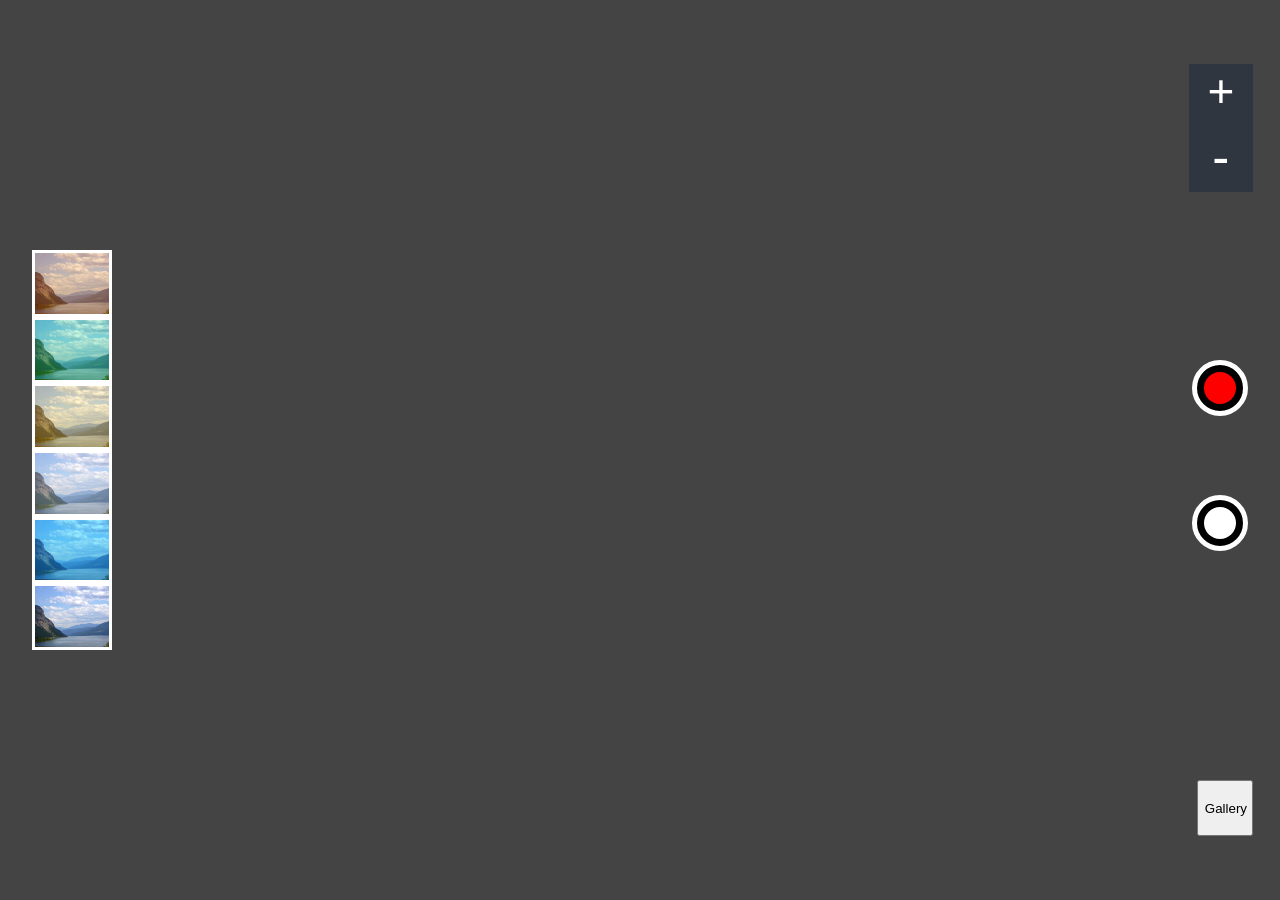
<file: index.html>
<!DOCTYPE html>
<html lang="en">
<head>
    <meta charset="UTF-8">
    <meta http-equiv="X-UA-Compatible" content="IE=edge">
    <meta name="viewport" content="width=device-width, initial-scale=1.0">
    <link rel="stylesheet" href="style.css" >
    <title>Document</title>
</head>
<body>
    <!-- autoplay : directly plays the video when we start the server
    controls : jo camera me play/ pause etc conrtols hai unhe lane me help krta hai   -->
    <div class="video-container">
        <video autoplay style = "transform: scale(1);"></video>
    </div>
    
    <button id="record"><div></div></button>
    <button id="capture"><div></div></button>
    <div class="filter-container">
        <div class="filters" style="background-color: #e67d2267;"></div>
        <div class="filters" style="background-color: #2ecc7067;"></div>
        <div class="filters" style="background-color: #fbc5315d;"></div>
        <div class="filters" style="background-color: #dcdde156;"></div>
        <div class="filters" style="background-color: #00aaff6b;"></div>
        <div class="filters"></div>
    </div>

    <div class="zoom-in-out-container">
        <div class="zoom-in">+</div>
        <div class="zoom-out">-</div>
    </div>
    <button id = "gallery">
        Gallery
    </button>
    <script src="dbScript.js"></script>
    <script src="script.js"></script>
</body>
</html>
</file>
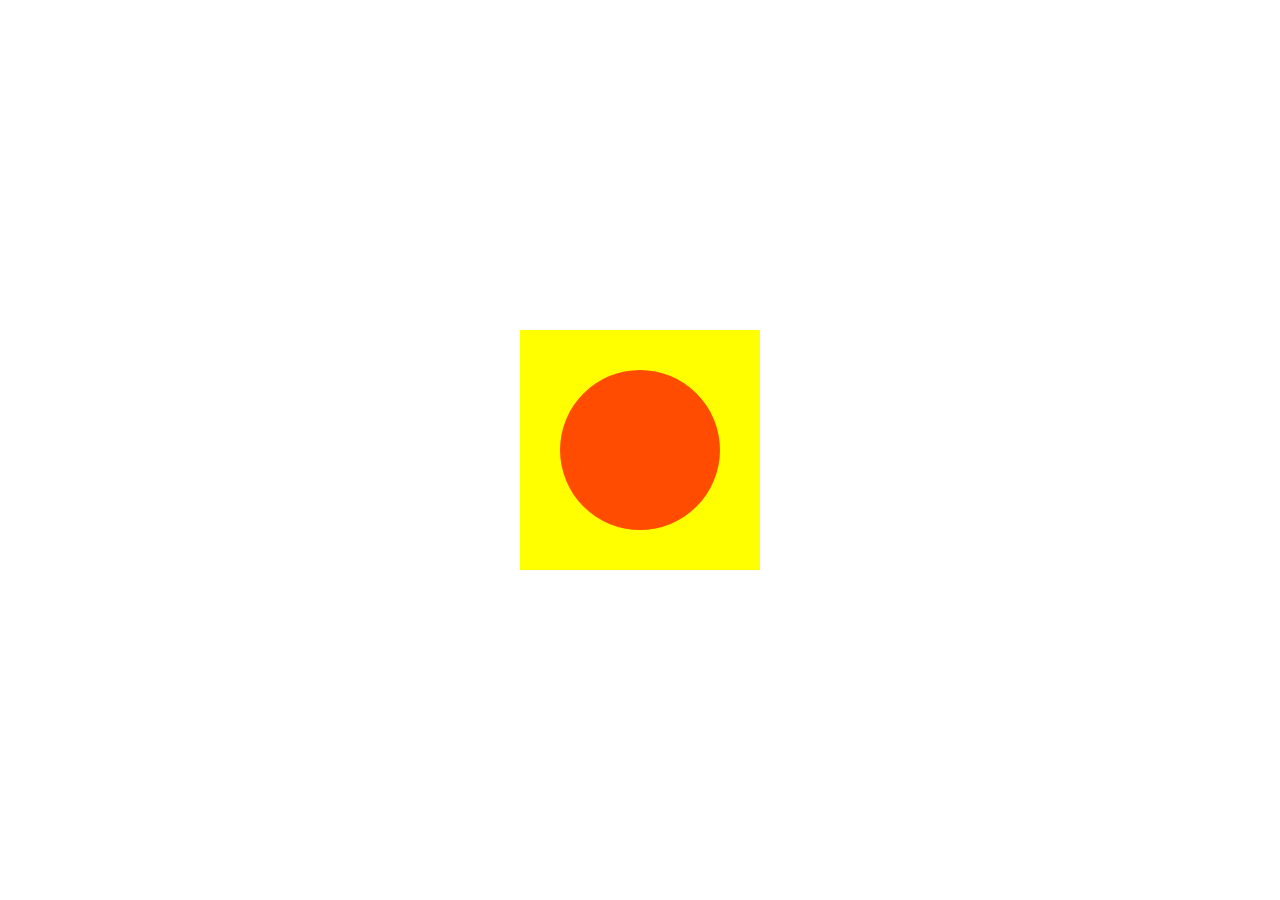
<file: animation.html>
<!DOCTYPE html>
<html lang="en">
<head>
    <meta charset="UTF-8">
    <meta http-equiv="X-UA-Compatible" content="IE=edge">
    <meta name="viewport" content="width=device-width, initial-scale=1.0">
    <title>Document</title>
    <style>
        * {
            box-sizing: border-box;
        }

        body {
            margin: 0;
        }

        .box {
            margin: auto; /*it helps in getting the element in the middle (horizontally)*/
            margin-top: calc((100vh - 15rem)/2); /* to get the elements in middle (vertically) */
            height: 15rem; 
            width: 15rem;
            background-color: yellow;
            animation: scale 2s infinite; /* animation : name_of_animation_fn , time, no_of_times_it_should_repeat*/
        }

        .box-2 {
            height: 10rem;
            width: 10rem;
            border-radius: 50%;
            position: fixed;  /*positon fixed takes body as refernce and absolute takes nearest realtive parent as reference (if noone the body is default)*/
            background-color: red;
            opacity: 0.7;
            top: 50%;
            left: 50%;
            animation: fader 1s infinite;
            transform: translate(-50%, -50%); /*the figure was in middle from top: 50% && left: 50% but its top-left corner 
            its top-left corner was at that middle point so to get its centre at miidle, -50%width and -50%height peeche le gye*/
            
            /*-50% width left chala gya and -50% height upar le gya taki figure ka center or page ka center ek sath aa jaye*/
        }

        @keyframes scale {  /*keyframes are used for animation -> 0% start of animation, 50% -> middle of animation, 100% -> end of animation*/
            0% {
                transform: scale(1);  /*transform ek figure ko transform krne ke kaam ata hai, scale-> size manage krta hai, translate -> x or y direction me move krwa skta hai */
                border-radius: 0%;
            }

            50% {
                transform: scale(1.5);
                border-radius: 50%;
            }

            100% {
                transform: scale(1);
                border-radius: 0%;
            }
        }

        @keyframes fader {
            0% {
                opacity: 1; /*opacity is transparency*/
            }

            50% {
                opacity: 0;
            }

            100% {
                opacity: 1;
            }
        }
    </style>
</head>
<body>
    <div class="box"></div>
    <div class="box-2"></div>
</body>
</html>
</file>
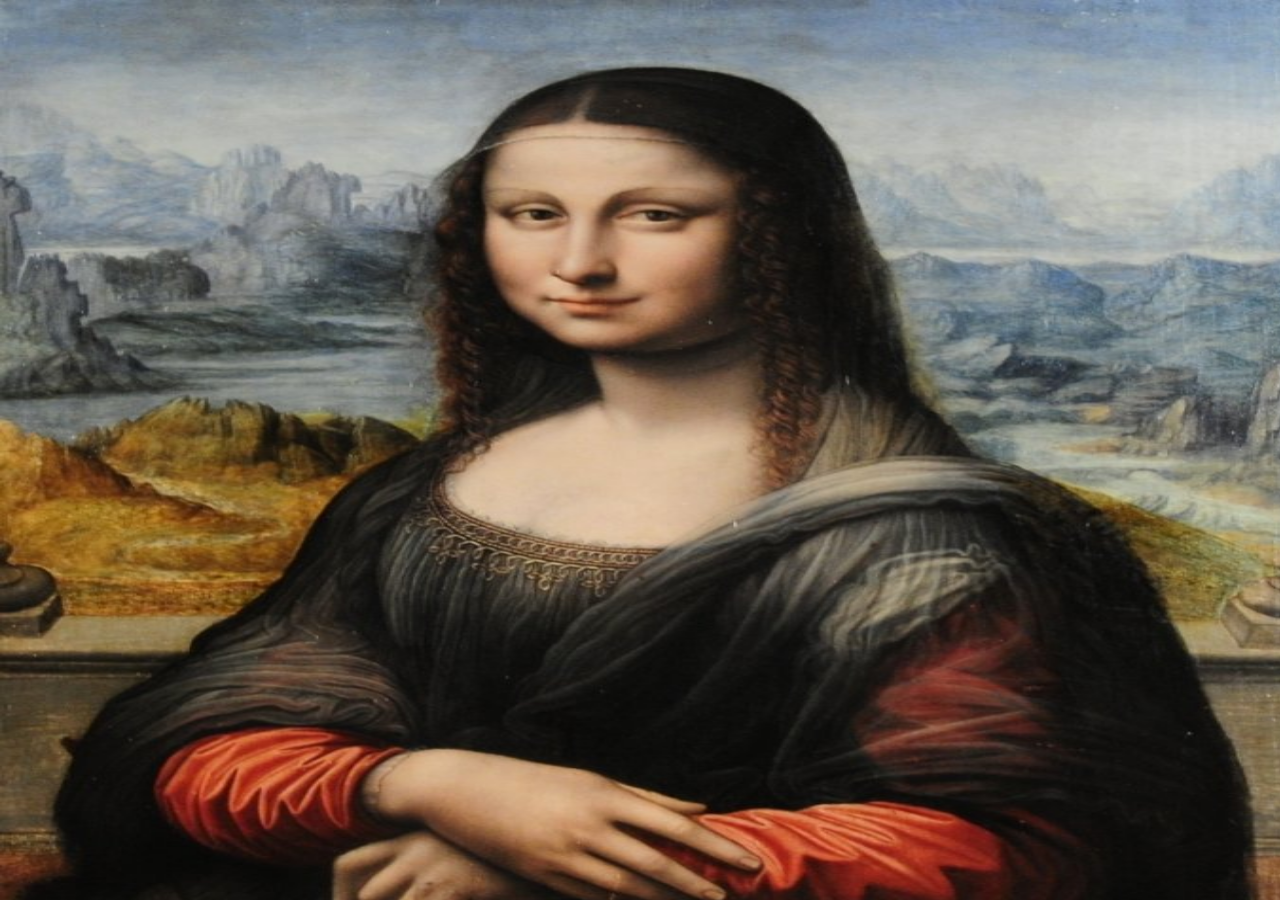
<file: canvas.html>
<!DOCTYPE html>
<html lang="en">
<head>
    <meta charset="UTF-8">
    <meta http-equiv="X-UA-Compatible" content="IE=edge">
    <meta name="viewport" content="width=device-width, initial-scale=1.0">
    <title>Document</title>
    <style>    
      * {
        box-sizing: border-box;
      }

      body {
        margin: 0;
        overflow: hidden;
      }
    
    </style>
</head>
<body>
    <canvas></canvas>

    <script>
        
      let canvas = document.querySelector("canvas"); 
      canvas.height = window.innerHeight; //window ki innerheight assign krdi (puri height)
      canvas.width = window.innerWidth;   //window ki innerwidth assign krdi (puri width)

      let ctx = canvas.getContext("2d");  // 2d bnane ke liye
      // ctx.beginPath();  // yha se path start hoga
      // ctx.moveTo(100, 200);  // this the is starting point
      // ctx.lineTo(300, 400);  // this makes line from starting point to given point
      // ctx.strokeStyle = "blue";  // color of line
      // ctx.lineWidth = 20;  // width of line
      // ctx.stroke();  // makes line visible in vanavs
      // ctx.beginPath();  // humne dobara beginPath() kiya kyuki agar hum agli line me kuch changes krenge to wo purani me na reflect ho eg: color change 
      // ctx.moveTo(300, 400);
      // ctx.lineTo(600, 200);
      // ctx.strokeStyle = "red";
      // ctx.stroke();
      // ctx.strokeStyle = "blue"  
      // ctx.lineWidth = 30     // strokeStyle and lineWidth should be used before stroke is used on canvas 
      // ctx.strokeRect(100, 200, 300, 200)  // makes a rectangle from (100,200) to (300, 200) -> it doesnot need stroke function to be visible , it has inbuilt stroke
      // ctx.fillStyle = "red"   // strokeRect makes rectangle and fillRect fills the rectangle with the given color
      // ctx.fillRect(100, 200, 300, 200) // fillRect() makes a rectangle which has the property of filling color inside 


      let img = document.createElement("img");   // creates an element if img type
      img.src = "img.jpg";   // src of ing -> first i downloaded and then gave the address/src

      img.addEventListener("load", function() {  // eventListener added to img tag as it takes some time to load and when it loads completely , the given event is fired
        ctx.drawImage(img, 0, 0, 1300, 1000);   // draws image, parameters-> (which_Image, starting_pt, ending_pt, width_of_img, height_of_img)
      });


      
    
    </script>
    
</body>
</html>
</file>
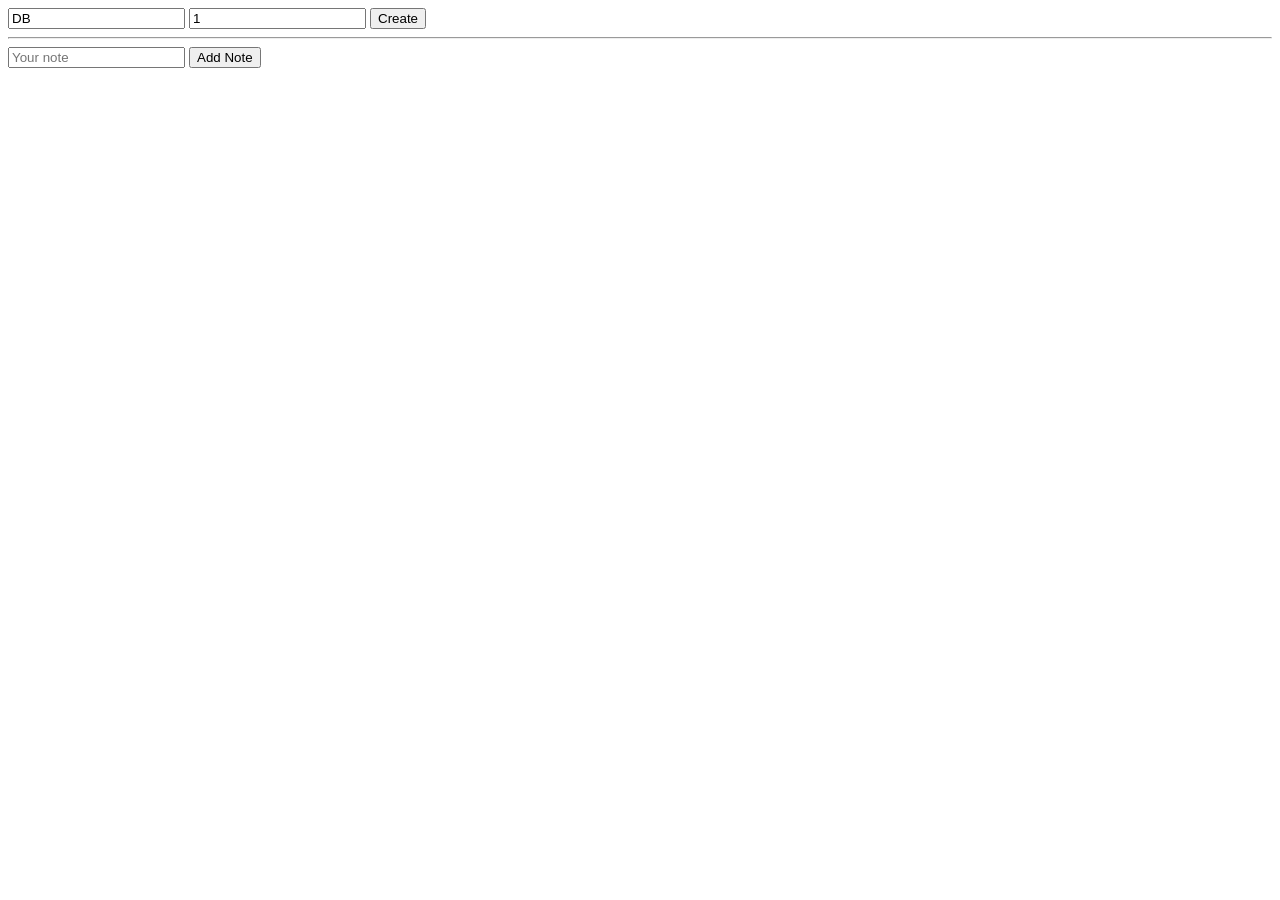
<file: indexedDb.html>
<!DOCTYPE html>
<html lang="en">
<head>
    <meta charset="UTF-8">
    <meta http-equiv="X-UA-Compatible" content="IE=edge">
    <meta name="viewport" content="width=device-width, initial-scale=1.0">
    <title>Document</title>
</head>
<body>
    <input id="name" type="text" placeholder="Db name" value="DB">
    <input type="number"  id="version" placeholder="1.0" value="1">
    <button id="create">Create</button>

    <hr />

    <input type="text" id="note" placeholder="Your note"/>
    <button id = "add">Add Note</button>
    <script>
        let name = document.querySelector("#name")
        let version = document.querySelector("#version")
        let btn = document.querySelector("button#create")

        let note = document.querySelector("#note");
        let addBtn = document.querySelector("#add");

        let db,v, dbAccess;

        addBtn.addEventListener("click", function(){  // will add a note in the database 
            let val = note.value;                     
            if(!dbAccess){                            // if we don't have the dbAccess then we cannot append notes in it
                alert("Pls open a db to add note");
                return;
            }

            let tx = dbAccess.transaction("cs", "readwrite"); // will open a transaction which will help in adding the notes...
                                                              // transaction is of read/write type as we have to perform write operation also.
            let csObjectStore = tx.objectStore("cs");   // we have db access..this command will get the object store in which we have to
            let data = {                                // add the note. 
                nId : Date.now(),  // get the date recent value and also count miliseconds , therefore unqiue everytime -> hence used as ID.

                noteValue : val,  // value or name of note.
            };
            csObjectStore.add(data);  // adding the note to object store (equivalent to a table)
        });

        btn.addEventListener("click",function(){
            db = name.value
            v = version.value
            let request = indexedDB.open(db,v)  // will send a request in opening database
            request.addEventListener("success",function(){   // if db opens -> success -> this event will work
                alert("db was created");
                dbAccess = request.result;  // having db's access  
                viewNotes();   // viewing notes (if any)
            })


            request.addEventListener("upgradeneeded",function(){
                alert("upgrade occured")   // upgradeneeded is called : 1. if db is created____2. if db's version is changed or updated 
                let db = request.result
                db.createObjectStore("cs",{keyPath:"nId"}) // we can only create objectStore inside upgradeneeded event
                // this creation of object store should be done once as if done multiple time it will generate error as we cannot
                // create multiple object stores of same name
            });

            request.addEventListener("error",function(){
                alert("some error occured")  // if error occurs : db not there, specified version not present, any other error....
            });
        });

        function viewNotes() {

            let tx = dbAccess.transaction("cs", "readonly"); // getting readonly access transaction as we only want to view notes.
            let csObjectStore = tx.objectStore("cs");
            let req = csObjectStore.openCursor();

            req.addEventListener("success", function() {
                let cursor = req.result;
                if(cursor){
                    console.log(cursor.value);
                    cursor.continue();
                }
            });
        }

    </script>
</body>
</html>
</file>
<file: style.css>
* {
    box-sizing: border-box;
}

body {
    margin: 0;
}

.video-container {
    height: 100vh;
    width: 100vw;
    overflow: hidden;
    background-color: #444;
}

video {
    height : 100%;
    width : 100%;
}

#record, #capture {
    position: fixed; /* fixed takes refernce from body , absolute takes refence from recent relative container (if noone -> then body)*/
    right: 2rem;
    height: 3.5rem;
    width: 3.5rem;
    border-radius: 50%;
    border: none;
    z-index: 3;
}

#record {
    top: 40vh;
    background: black;
    border: 5px solid white;
}

#capture {
    top: 55vh;
    background: black;
    border: 5px solid white;
}

#record div {
    background: red;
    height: 2rem;
    width: 2rem;
    border-radius: 50%;
    margin: auto;
}

#capture div {
    background: white;
    height: 2rem;
    width: 2rem;
    border-radius: 50%;
    margin: auto;
}

.capture-animation {
    animation: inOut .5s;
}

.record-animation {
    animation: inOut 1s infinite;
  }

@keyframes inOut {
    0%{
        transform: scale(1);
    }
    
    50%{
        transform: scale(1.3);
    }

    100%{
        transform: scale(1);
    }
}

.filter-container {
    height: 25rem;
    width: 5rem;
    position: fixed;
    background-color: #fff;
    left: 2rem;
    top: calc((100vh - 25rem) / 2);
    z-index: 3;
}

.filters {
    border: 3px solid #fff;
    width: 100%;
    height: calc(25rem / 6);
    background: url(landscape.jpg);
    background-size: cover;
    background-blend-mode: soft-light;
}

.zoom-in-out-container {
    height: 8rem;
    width: 4rem;
    position: fixed;
    right: 1.7rem;
    top: 4rem;
    z-index: 3;
}


.zoom-in-out-container div {
    width: 100%;
    height: 50%;
    color: #fff;
    font-size: 3rem;
    font-weight: bold;
    text-align: center;
    background-color: #2f3640;
}


.filter-div {
    height: 100vh;
    width: 100vw;
    position: fixed;
    top: 0;
}

#gallery{
    position: fixed;
    z-index: 3;
    height: 3.5rem;
    width: 3.5rem;
    right: 1.7rem;
    bottom: 4rem;
}
</file>
